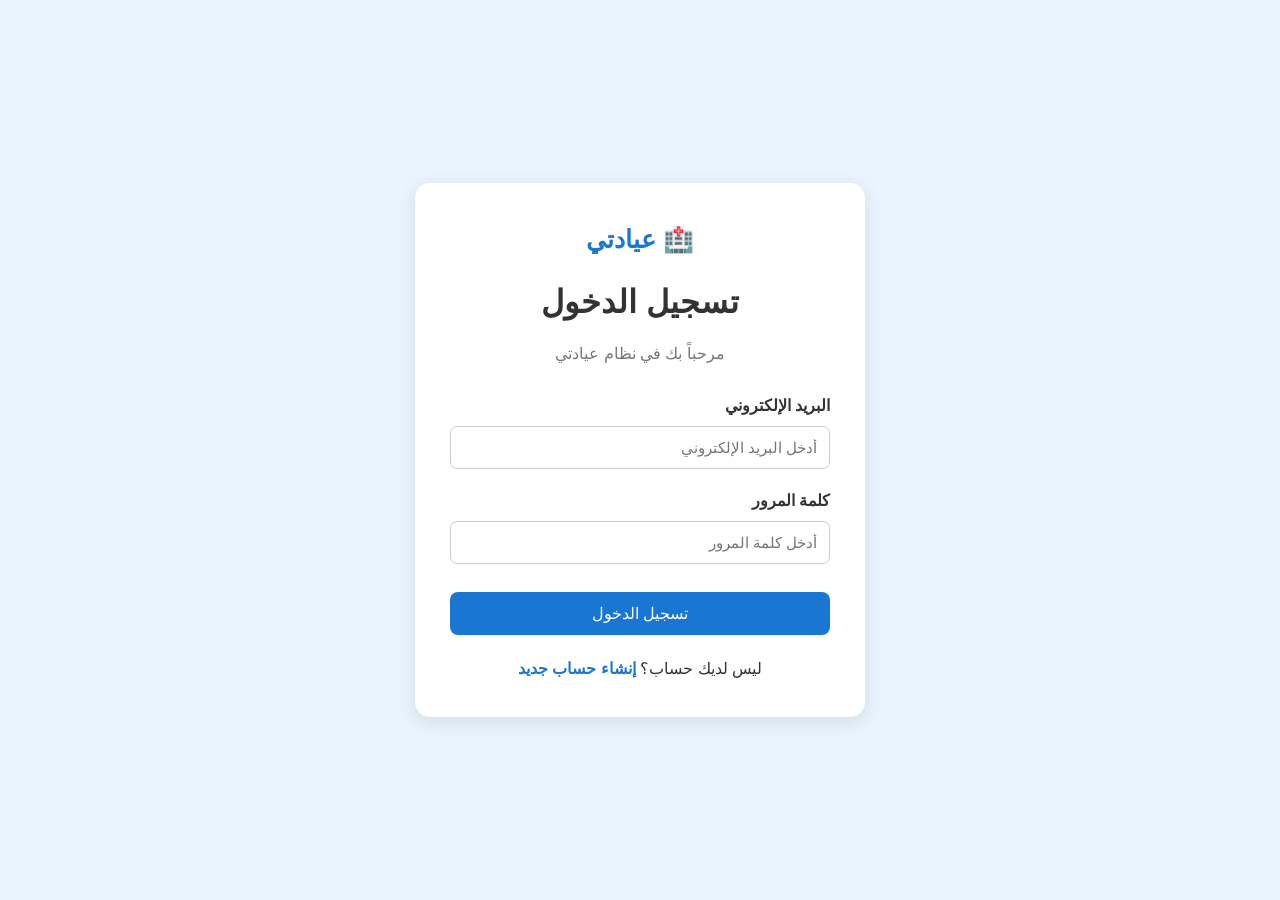
<file: index.html>
<!DOCTYPE html>
<html lang="ar" dir="rtl">

<head>
    <meta charset="UTF-8">
    <meta name="viewport" content="width=device-width, initial-scale=1.0">

    <title>تسجيل الدخول | عيادتي</title>

    <link rel="stylesheet" href="Css/style.css">
</head>

<body class="auth-body">

    <div class="auth-container">

        <div class="auth-card">

            <div class="logo">
                🏥 عيادتي
            </div>

            <h1>تسجيل الدخول</h1>

            <p class="auth-subtitle">
                مرحباً بك في نظام عيادتي
            </p>

            <form id="loginForm">

                <div class="form-group">

                    <label for="loginEmail">
                        البريد الإلكتروني
                    </label>

                    <input
                        type="email"
                        id="loginEmail"
                        name="email"
                        placeholder="أدخل البريد الإلكتروني"
                        required
                    >

                </div>


                <div class="form-group">

                    <label for="loginPassword">
                        كلمة المرور
                    </label>

                    <input
                        type="password"
                        id="loginPassword"
                        name="password"
                        placeholder="أدخل كلمة المرور"
                        required
                    >

                </div>


                <button
                    type="submit"
                    class="btn btn-primary btn-full">
                    تسجيل الدخول
                </button>

            </form>


            <p class="auth-footer">

                ليس لديك حساب؟

                <a href="register.html">
                    إنشاء حساب جديد
                </a>

            </p>

        </div>

    </div>


    <script src="js/script.js"></script>

</body>

</html>
</file>
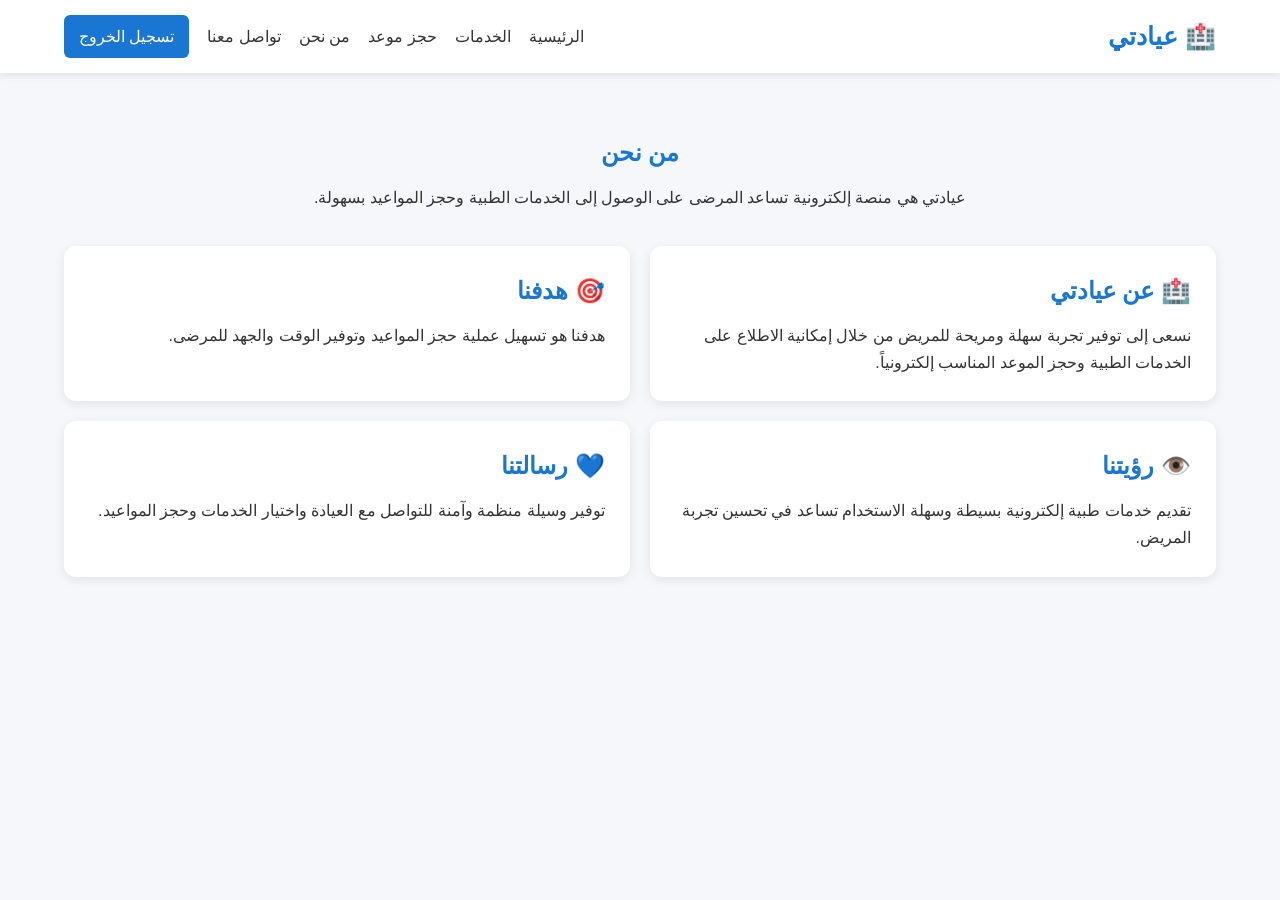
<file: about.html>
<!DOCTYPE html>
<html lang="ar" dir="rtl">

<head>
    <meta charset="UTF-8">
    <meta name="viewport" content="width=device-width, initial-scale=1.0">

    <title>من نحن | عيادتي</title>

    <link rel="stylesheet" href="Css/style.css">
</head>

<body>

    <nav class="navbar">

        <div class="container">

            <a href="home.html" class="logo">
                🏥 عيادتي
            </a>

            <div class="nav-links">

                <a href="home.html">
                    الرئيسية
                </a>

                <a href="services.html">
                    الخدمات
                </a>

                <a href="booking.html">
                    حجز موعد
                </a>

                <a href="about.html">
                    من نحن
                </a>

                <a href="contact.html">
                    تواصل معنا
                </a>

                <a href="index.html" class="btn-login">
                    تسجيل الخروج
                </a>

            </div>

        </div>

    </nav>


    <main>

        <section class="about-section">

            <div class="container">

                <h1>
                    من نحن
                </h1>

                <p>
                    عيادتي هي منصة إلكترونية تساعد المرضى على
                    الوصول إلى الخدمات الطبية وحجز المواعيد بسهولة.
                </p>


                <div class="about-content">


                    <div class="about-card">

                        <h2>
                            🏥 عن عيادتي
                        </h2>

                        <p>
                            نسعى إلى توفير تجربة سهلة ومريحة للمريض
                            من خلال إمكانية الاطلاع على الخدمات الطبية
                            وحجز الموعد المناسب إلكترونياً.
                        </p>

                    </div>


                    <div class="about-card">

                        <h2>
                            🎯 هدفنا
                        </h2>

                        <p>
                            هدفنا هو تسهيل عملية حجز المواعيد
                            وتوفير الوقت والجهد للمرضى.
                        </p>

                    </div>


                    <div class="about-card">

                        <h2>
                            👁️ رؤيتنا
                        </h2>

                        <p>
                            تقديم خدمات طبية إلكترونية بسيطة
                            وسهلة الاستخدام تساعد في تحسين تجربة المريض.
                        </p>

                    </div>


                    <div class="about-card">

                        <h2>
                            💙 رسالتنا
                        </h2>

                        <p>
                            توفير وسيلة منظمة وآمنة للتواصل
                            مع العيادة واختيار الخدمات وحجز المواعيد.
                        </p>

                    </div>


                </div>

            </div>

        </section>

    </main>


    <script src="js/script.js"></script>

</body>

</html>
</file>
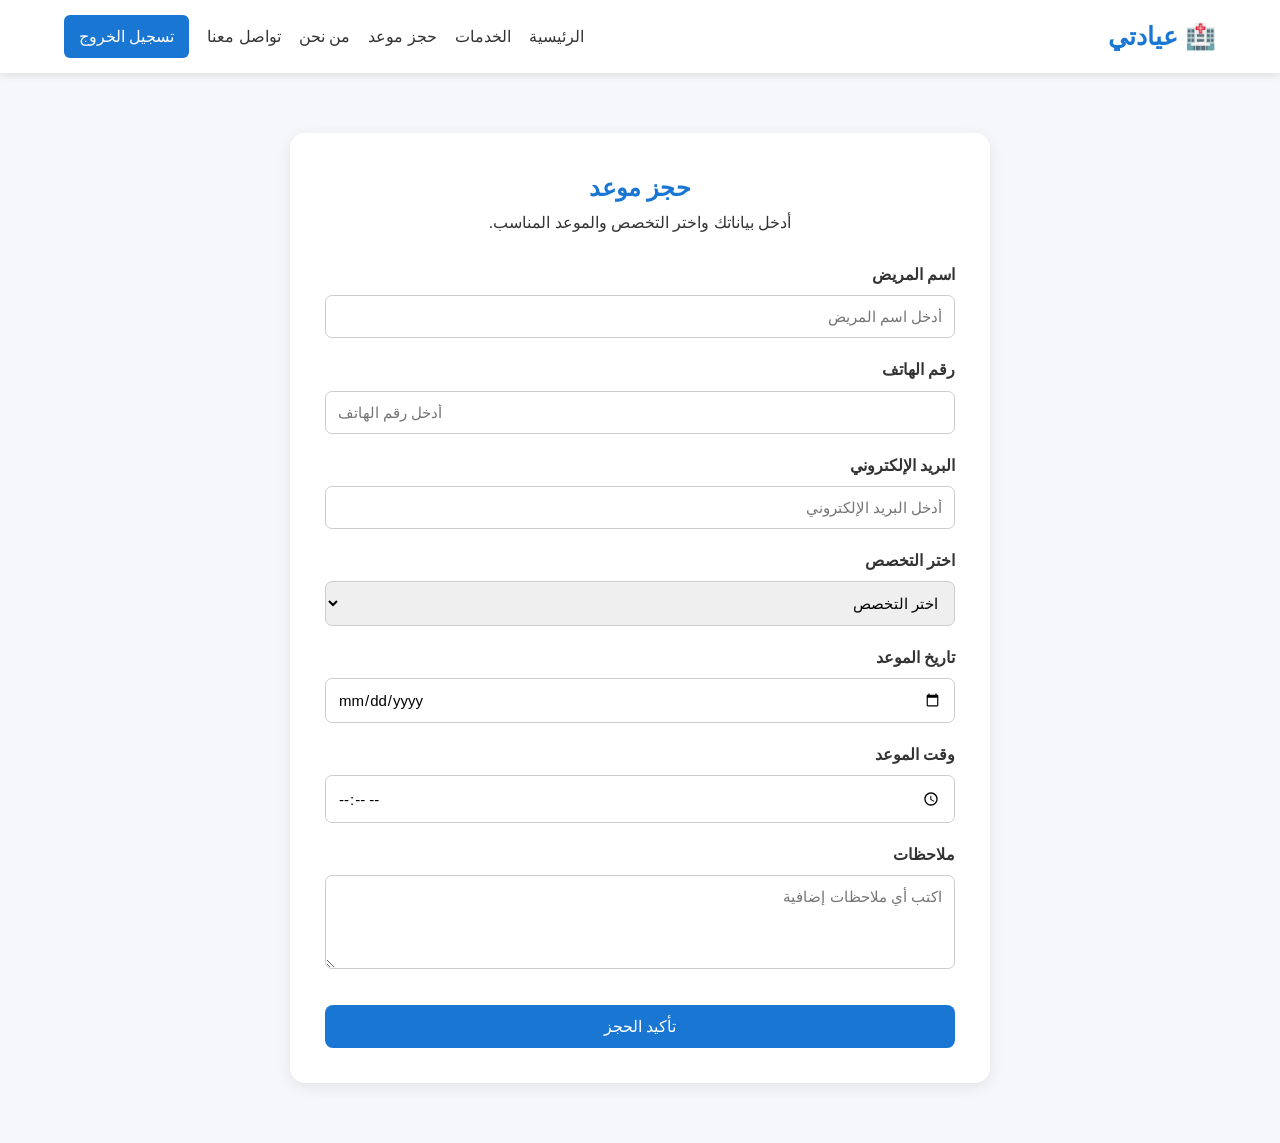
<file: booking.html>
<!DOCTYPE html>
<html lang="ar" dir="rtl">

<head>
    <meta charset="UTF-8">
    <meta name="viewport" content="width=device-width, initial-scale=1.0">

    <title>حجز موعد | عيادتي</title>

    <link rel="stylesheet" href="Css/style.css">
</head>

<body>

    <nav class="navbar">

        <div class="container">

            <a href="home.html" class="logo">
                🏥 عيادتي
            </a>

            <div class="nav-links">

                <a href="home.html">الرئيسية</a>

                <a href="services.html">الخدمات</a>

                <a href="booking.html">حجز موعد</a>

                <a href="about.html">من نحن</a>

                <a href="contact.html">تواصل معنا</a>

                <a href="index.html" class="btn-login">
                    تسجيل الخروج
                </a>

            </div>

        </div>

    </nav>


    <main>

        <section class="booking-section">

            <div class="container">

                <div class="booking-container">

                    <h1>
                        حجز موعد
                    </h1>

                    <p>
                        أدخل بياناتك واختر التخصص والموعد المناسب.
                    </p>


                    <form id="bookingForm">


                        <div class="form-group">

                            <label for="patientName">
                                اسم المريض
                            </label>

                            <input
                                type="text"
                                id="patientName"
                                name="patient_name"
                                placeholder="أدخل اسم المريض"
                                required
                            >

                        </div>


                        <div class="form-group">

                            <label for="phone">
                                رقم الهاتف
                            </label>

                            <input
                                type="tel"
                                id="phone"
                                name="phone"
                                placeholder="أدخل رقم الهاتف"
                                required
                            >

                        </div>


                        <div class="form-group">

                            <label for="email">
                                البريد الإلكتروني
                            </label>

                            <input
                                type="email"
                                id="email"
                                name="email"
                                placeholder="أدخل البريد الإلكتروني"
                                required
                            >

                        </div>


                        <div class="form-group">

                            <label for="department">
                                اختر التخصص
                            </label>

                            <select
                                id="department"
                                name="department"
                                required
                            >

                                <option value="">
                                    اختر التخصص
                                </option>

                                <option value="dentistry">
                                    طب الأسنان
                                </option>

                                <option value="dermatology">
                                    الجلدية
                                </option>

                                <option value="internal">
                                    الباطنية
                                </option>

                                <option value="pediatrics">
                                    طب الأطفال
                                </option>

                                <option value="orthodontics">
                                    تقويم الأسنان
                                </option>

                            </select>

                        </div>


                        <div class="form-group">

                            <label for="appointmentDate">
                                تاريخ الموعد
                            </label>

                            <input
                                type="date"
                                id="appointmentDate"
                                name="appointment_date"
                                required
                            >

                        </div>


                        <div class="form-group">

                            <label for="appointmentTime">
                                وقت الموعد
                            </label>

                            <input
                                type="time"
                                id="appointmentTime"
                                name="appointment_time"
                                required
                            >

                        </div>


                        <div class="form-group">

                            <label for="notes">
                                ملاحظات
                            </label>

                            <textarea
                                id="notes"
                                name="notes"
                                rows="4"
                                placeholder="اكتب أي ملاحظات إضافية"
                            ></textarea>

                        </div>


                        <button
                            type="submit"
                            class="btn btn-primary btn-full">
                            تأكيد الحجز
                        </button>


                    </form>

                </div>

            </div>

        </section>

    </main>


    <script src="js/script.js"></script>

</body>

                              </html>
</file>
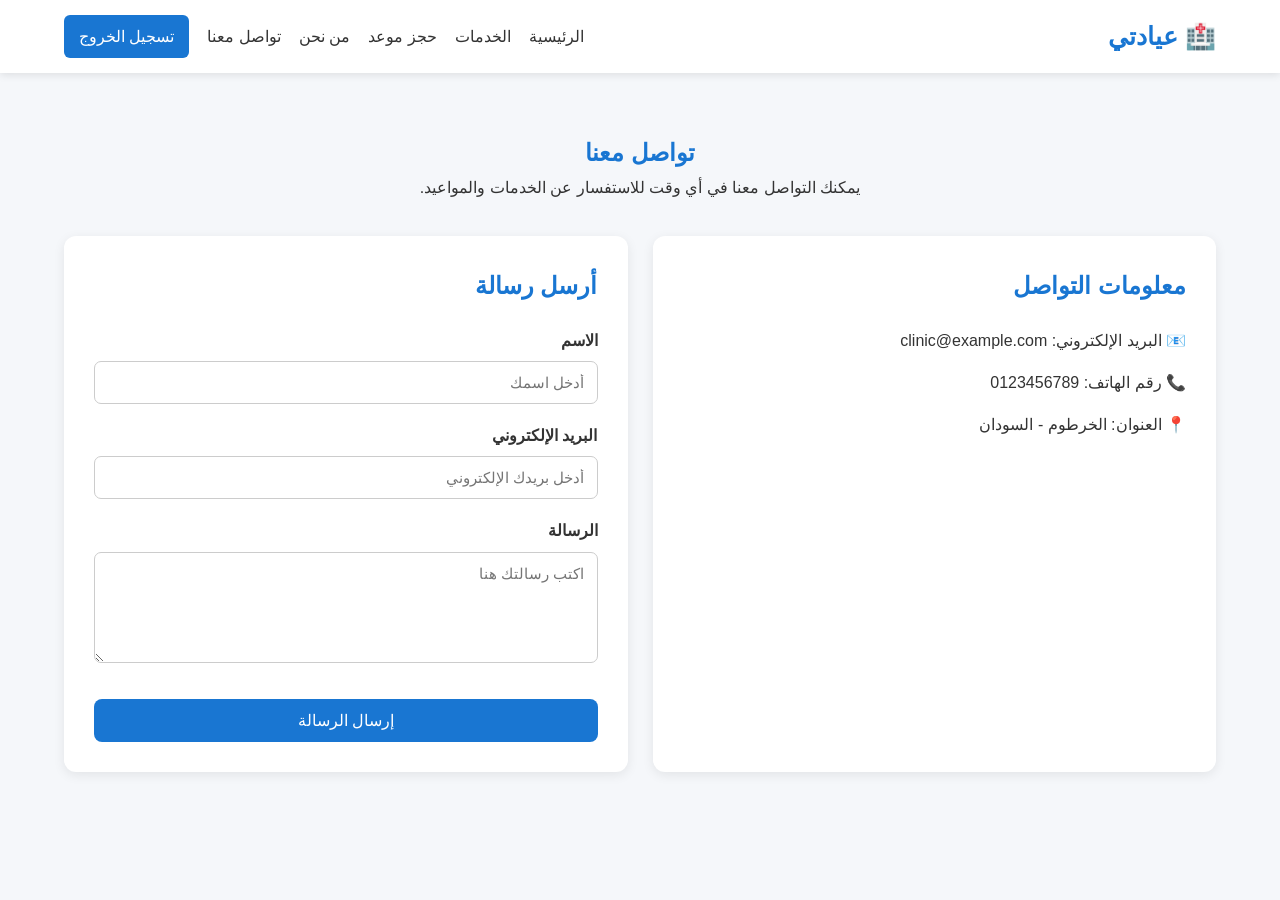
<file: contact.html>
<!DOCTYPE html>
<html lang="ar" dir="rtl">

<head>
    <meta charset="UTF-8">
    <meta name="viewport" content="width=device-width, initial-scale=1.0">

    <title>تواصل معنا | عيادتي</title>

    <link rel="stylesheet" href="Css/style.css">
</head>

<body>

    <nav class="navbar">

        <div class="container">

            <a href="home.html" class="logo">
                🏥 عيادتي
            </a>

            <div class="nav-links">

                <a href="home.html">
                    الرئيسية
                </a>

                <a href="services.html">
                    الخدمات
                </a>

                <a href="booking.html">
                    حجز موعد
                </a>

                <a href="about.html">
                    من نحن
                </a>

                <a href="contact.html">
                    تواصل معنا
                </a>

                <a href="index.html" class="btn-login">
                    تسجيل الخروج
                </a>

            </div>

        </div>

    </nav>


    <main>

        <section class="contact-section">

            <div class="container">

                <h1>
                    تواصل معنا
                </h1>

                <p>
                    يمكنك التواصل معنا في أي وقت للاستفسار
                    عن الخدمات والمواعيد.
                </p>


                <div class="contact-content">


                    <div class="contact-info">

                        <h2>
                            معلومات التواصل
                        </h2>

                        <p>
                            📧 البريد الإلكتروني:
                            clinic@example.com
                        </p>

                        <p>
                            📞 رقم الهاتف:
                            0123456789
                        </p>

                        <p>
                            📍 العنوان:
                            الخرطوم - السودان
                        </p>

                    </div>


                    <div class="contact-form">

                        <h2>
                            أرسل رسالة
                        </h2>


                        <form id="contactForm">


                            <div class="form-group">

                                <label for="contactName">
                                    الاسم
                                </label>

                                <input
                                    type="text"
                                    id="contactName"
                                    name="name"
                                    placeholder="أدخل اسمك"
                                    required
                                >

                            </div>


                            <div class="form-group">

                                <label for="contactEmail">
                                    البريد الإلكتروني
                                </label>

                                <input
                                    type="email"
                                    id="contactEmail"
                                    name="email"
                                    placeholder="أدخل بريدك الإلكتروني"
                                    required
                                >

                            </div>


                            <div class="form-group">

                                <label for="message">
                                    الرسالة
                                </label>

                                <textarea
                                    id="message"
                                    name="message"
                                    rows="5"
                                    placeholder="اكتب رسالتك هنا"
                                    required
                                ></textarea>

                            </div>


                            <button
                                type="submit"
                                class="btn btn-primary btn-full">
                                إرسال الرسالة
                            </button>


                        </form>

                    </div>


                </div>

            </div>

        </section>

    </main>


    <script src="js/script.js"></script>

</body>

</html>
</file>
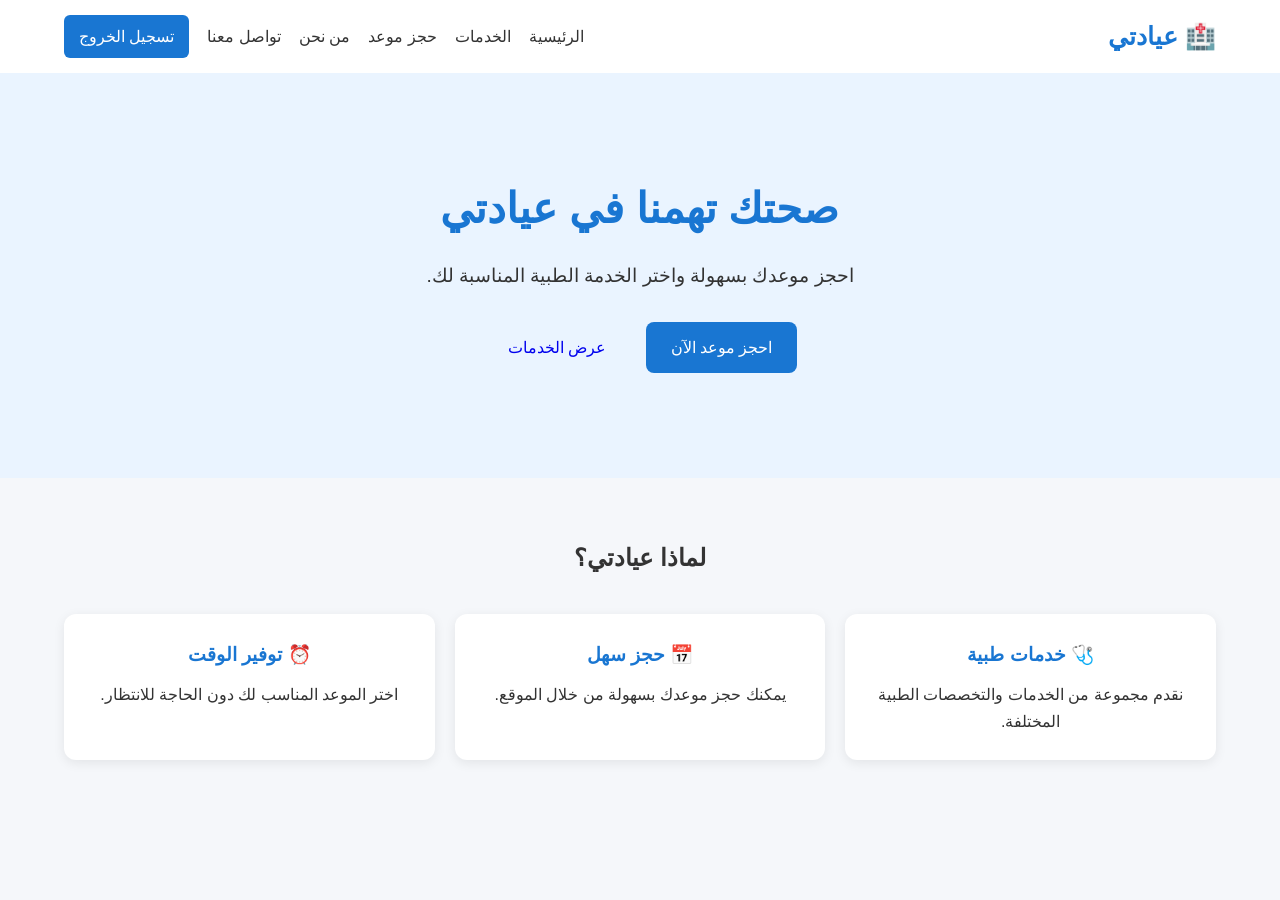
<file: home.html>
<!DOCTYPE html>
<html lang="ar" dir="rtl">

<head>
    <meta charset="UTF-8">
    <meta name="viewport" content="width=device-width, initial-scale=1.0">

    <title>الرئيسية | عيادتي</title>

    <link rel="stylesheet" href="Css/style.css">
</head>

<body>

    <nav class="navbar">

        <div class="container">

            <a href="home.html" class="logo">
                🏥 عيادتي
            </a>

            <div class="nav-links">

                <a href="home.html">
                    الرئيسية
                </a>

                <a href="services.html">
                    الخدمات
                </a>

                <a href="booking.html">
                    حجز موعد
                </a>

                <a href="about.html">
                    من نحن
                </a>

                <a href="contact.html">
                    تواصل معنا
                </a>

                <a href="index.html" class="btn-login">
                    تسجيل الخروج
                </a>

            </div>

        </div>

    </nav>


    <main>

        <section class="hero">

            <div class="container">

                <div class="hero-content">

                    <h1>
                        صحتك تهمنا في عيادتي
                    </h1>

                    <p>
                        احجز موعدك بسهولة واختر الخدمة الطبية المناسبة لك.
                    </p>

                    <a href="booking.html" class="btn btn-primary">
                        احجز موعد الآن
                    </a>

                    <a href="services.html" class="btn">
                        عرض الخدمات
                    </a>

                </div>

            </div>

        </section>


        <section class="features">

            <div class="container">

                <h2>
                    لماذا عيادتي؟
                </h2>

                <div class="features-grid">


                    <div class="feature-card">

                        <h3>
                            🩺 خدمات طبية
                        </h3>

                        <p>
                            نقدم مجموعة من الخدمات والتخصصات الطبية المختلفة.
                        </p>

                    </div>


                    <div class="feature-card">

                        <h3>
                            📅 حجز سهل
                        </h3>

                        <p>
                            يمكنك حجز موعدك بسهولة من خلال الموقع.
                        </p>

                    </div>


                    <div class="feature-card">

                        <h3>
                            ⏰ توفير الوقت
                        </h3>

                        <p>
                            اختر الموعد المناسب لك دون الحاجة للانتظار.
                        </p>

                    </div>


                </div>

            </div>

        </section>

    </main>


    <script src="js/script.js"></script>

</body>

              </html>
</file>
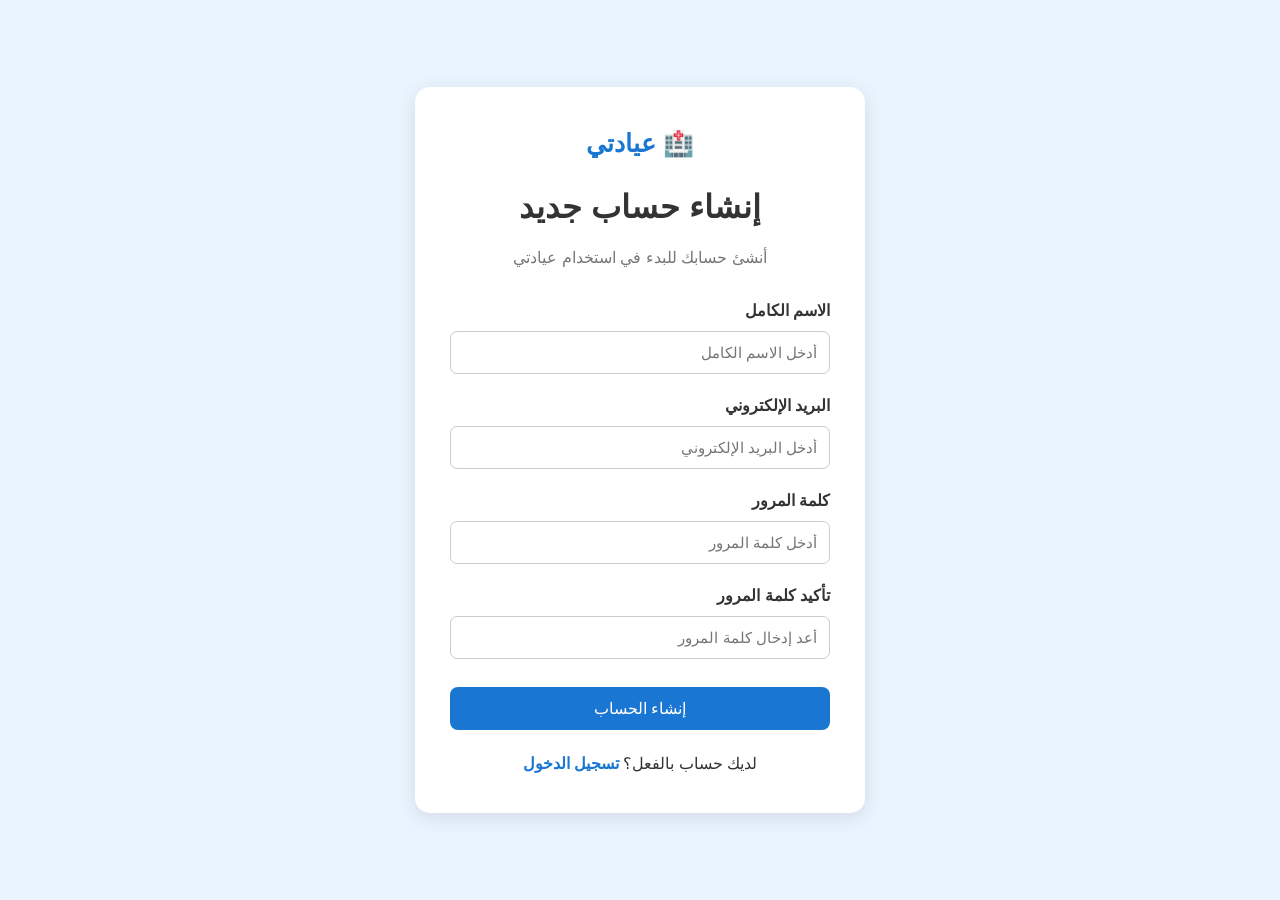
<file: register.html>
<!DOCTYPE html>
<html lang="ar" dir="rtl">

<head>
    <meta charset="UTF-8">
    <meta name="viewport" content="width=device-width, initial-scale=1.0">

    <title>إنشاء حساب | عيادتي</title>

    <link rel="stylesheet" href="Css/style.css">
</head>

<body class="auth-body">

    <div class="auth-container">

        <div class="auth-card">

            <div class="logo">
                🏥 عيادتي
            </div>

            <h1>إنشاء حساب جديد</h1>

            <p class="auth-subtitle">
                أنشئ حسابك للبدء في استخدام عيادتي
            </p>


            <form id="registerForm">

                <div class="form-group">

                    <label for="registerName">
                        الاسم الكامل
                    </label>

                    <input
                        type="text"
                        id="registerName"
                        name="name"
                        placeholder="أدخل الاسم الكامل"
                        required
                    >

                </div>


                <div class="form-group">

                    <label for="registerEmail">
                        البريد الإلكتروني
                    </label>

                    <input
                        type="email"
                        id="registerEmail"
                        name="email"
                        placeholder="أدخل البريد الإلكتروني"
                        required
                    >

                </div>


                <div class="form-group">

                    <label for="registerPassword">
                        كلمة المرور
                    </label>

                    <input
                        type="password"
                        id="registerPassword"
                        name="password"
                        placeholder="أدخل كلمة المرور"
                        required
                    >

                </div>


                <div class="form-group">

                    <label for="confirmPassword">
                        تأكيد كلمة المرور
                    </label>

                    <input
                        type="password"
                        id="confirmPassword"
                        name="confirm_password"
                        placeholder="أعد إدخال كلمة المرور"
                        required
                    >

                </div>


                <button
                    type="submit"
                    class="btn btn-primary btn-full">
                    إنشاء الحساب
                </button>

            </form>


            <p class="auth-footer">

                لديك حساب بالفعل؟

                <a href="index.html">
                    تسجيل الدخول
                </a>

            </p>

        </div>

    </div>


    <script src="js/script.js"></script>

</body>

                  </html>
</file>
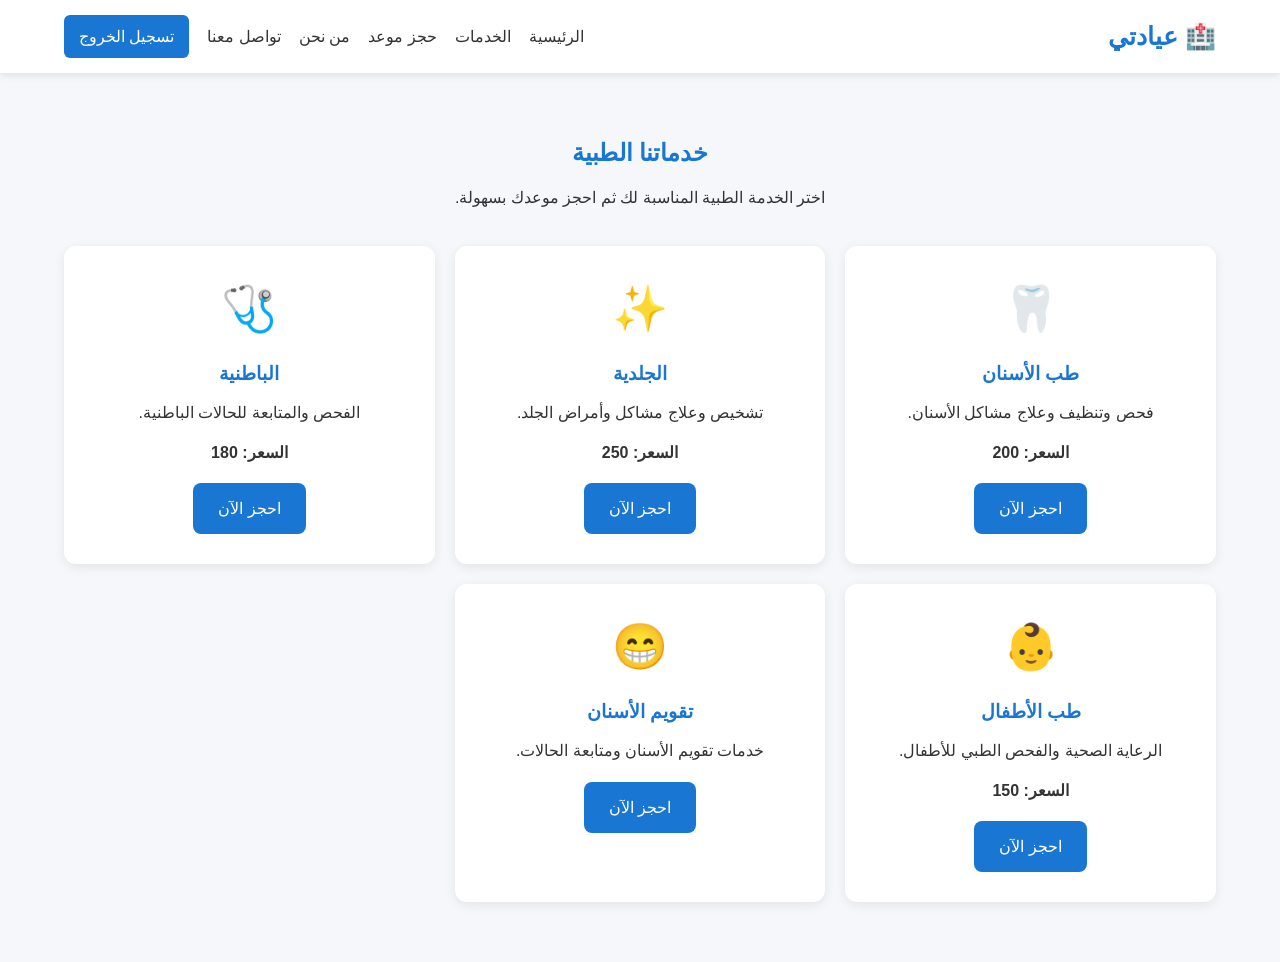
<file: services.html>
<!DOCTYPE html>
<html lang="ar" dir="rtl">

<head>
    <meta charset="UTF-8">
    <meta name="viewport" content="width=device-width, initial-scale=1.0">

    <title>الخدمات | عيادتي</title>

    <link rel="stylesheet" href="Css/style.css">
</head>

<body>

    <nav class="navbar">

        <div class="container">

            <a href="home.html" class="logo">
                🏥 عيادتي
            </a>

            <div class="nav-links">

                <a href="home.html">
                    الرئيسية
                </a>

                <a href="services.html">
                    الخدمات
                </a>

                <a href="booking.html">
                    حجز موعد
                </a>

                <a href="about.html">
                    من نحن
                </a>

                <a href="contact.html">
                    تواصل معنا
                </a>

                <a href="index.html" class="btn-login">
                    تسجيل الخروج
                </a>

            </div>

        </div>

    </nav>


    <main>

        <section class="services-section">

            <div class="container">

                <h1>
                    خدماتنا الطبية
                </h1>

                <p>
                    اختر الخدمة الطبية المناسبة لك ثم احجز موعدك بسهولة.
                </p>


                <div class="services-grid">


                    <div class="service-card">

                        <div class="service-icon">
                            🦷
                        </div>

                        <h3>
                            طب الأسنان
                        </h3>

                        <p>
                            فحص وتنظيف وعلاج مشاكل الأسنان.
                        </p>

                        <p>
                            <strong>
                                السعر: 200
                            </strong>
                        </p>

                        <a href="booking.html" class="btn btn-primary">
                            احجز الآن
                        </a>

                    </div>


                    <div class="service-card">

                        <div class="service-icon">
                            ✨
                        </div>

                        <h3>
                            الجلدية
                        </h3>

                        <p>
                            تشخيص وعلاج مشاكل وأمراض الجلد.
                        </p>

                        <p>
                            <strong>
                                السعر: 250
                            </strong>
                        </p>

                        <a href="booking.html" class="btn btn-primary">
                            احجز الآن
                        </a>

                    </div>


                    <div class="service-card">

                        <div class="service-icon">
                            🩺
                        </div>

                        <h3>
                            الباطنية
                        </h3>

                        <p>
                            الفحص والمتابعة للحالات الباطنية.
                        </p>

                        <p>
                            <strong>
                                السعر: 180
                            </strong>
                        </p>

                        <a href="booking.html" class="btn btn-primary">
                            احجز الآن
                        </a>

                    </div>


                    <div class="service-card">

                        <div class="service-icon">
                            👶
                        </div>

                        <h3>
                            طب الأطفال
                        </h3>

                        <p>
                            الرعاية الصحية والفحص الطبي للأطفال.
                        </p>

                        <p>
                            <strong>
                                السعر: 150
                            </strong>
                        </p>

                        <a href="booking.html" class="btn btn-primary">
                            احجز الآن
                        </a>

                    </div>


                    <div class="service-card">

                        <div class="service-icon">
                            😁
                        </div>

                        <h3>
                            تقويم الأسنان
                        </h3>

                        <p>
                            خدمات تقويم الأسنان ومتابعة الحالات.
                        </p>

                        <a href="booking.html" class="btn btn-primary">
                            احجز الآن
                        </a>

                    </div>


                </div>

            </div>

        </section>

    </main>


    <script src="js/script.js"></script>

</body>

  </html>
</file>
<file: Css/style.css>
/* =========================
   إعدادات عامة
========================= */

* {
    margin: 0;
    padding: 0;
    box-sizing: border-box;
}

body {
    font-family: Arial, sans-serif;
    direction: rtl;
    background-color: #f5f7fa;
    color: #333;
    line-height: 1.7;
}

.container {
    width: 90%;
    max-width: 1200px;
    margin: auto;
}


/* =========================
   الأزرار
========================= */

.btn {
    display: inline-block;
    padding: 12px 25px;
    border: none;
    border-radius: 8px;
    text-decoration: none;
    cursor: pointer;
    font-size: 16px;
    margin: 5px;
}

.btn-primary {
    background-color: #1976d2;
    color: white;
}

.btn-primary:hover {
    background-color: #125ca8;
}

.btn-full {
    width: 100%;
    margin: 10px 0 0;
}


/* =========================
   شريط التنقل Navbar
========================= */

.navbar {
    background-color: white;
    padding: 15px 0;
    box-shadow: 0 2px 8px rgba(0, 0, 0, 0.1);
}

.navbar .container {
    display: flex;
    justify-content: space-between;
    align-items: center;
}

.logo {
    font-size: 25px;
    font-weight: bold;
    color: #1976d2;
    text-decoration: none;
}

.nav-links {
    display: flex;
    align-items: center;
    gap: 18px;
}

.nav-links a {
    color: #333;
    text-decoration: none;
}

.nav-links a:hover {
    color: #1976d2;
}

.nav-links .btn-login {
    background-color: #1976d2;
    color: white;
    padding: 8px 15px;
    border-radius: 6px;
}


/* =========================
   تسجيل الدخول وإنشاء الحساب
========================= */

.auth-body {
    min-height: 100vh;
    display: flex;
    align-items: center;
    justify-content: center;
    background-color: #eaf4ff;
}

.auth-container {
    width: 90%;
    max-width: 450px;
}

.auth-card {
    background-color: white;
    padding: 35px;
    border-radius: 15px;
    box-shadow: 0 5px 20px rgba(0, 0, 0, 0.1);
}

.auth-card .logo {
    display: block;
    text-align: center;
    margin-bottom: 15px;
}

.auth-card h1 {
    text-align: center;
    margin-bottom: 10px;
}

.auth-subtitle {
    text-align: center;
    color: #777;
    margin-bottom: 25px;
}

.auth-footer {
    text-align: center;
    margin-top: 20px;
}

.auth-footer a {
    color: #1976d2;
    text-decoration: none;
    font-weight: bold;
}


/* =========================
   النماذج Forms
========================= */

.form-group {
    margin-bottom: 18px;
}

.form-group label {
    display: block;
    margin-bottom: 7px;
    font-weight: bold;
}

.form-group input,
.form-group select,
.form-group textarea {
    width: 100%;
    padding: 12px;
    border: 1px solid #ccc;
    border-radius: 7px;
    font-size: 15px;
    font-family: inherit;
}

.form-group textarea {
    resize: vertical;
}

.form-group input:focus,
.form-group select:focus,
.form-group textarea:focus {
    outline: none;
    border-color: #1976d2;
}


/* =========================
   الصفحة الرئيسية
========================= */

.hero {
    padding: 100px 0;
    text-align: center;
    background-color: #eaf4ff;
}

.hero-content {
    max-width: 700px;
    margin: auto;
}

.hero h1 {
    font-size: 42px;
    color: #1976d2;
    margin-bottom: 15px;
}

.hero p {
    font-size: 19px;
    margin-bottom: 25px;
}

.features {
    padding: 60px 0;
}

.features h2 {
    text-align: center;
    margin-bottom: 35px;
}

.features-grid {
    display: grid;
    grid-template-columns: repeat(3, 1fr);
    gap: 20px;
}

.feature-card {
    background-color: white;
    padding: 25px;
    border-radius: 12px;
    text-align: center;
    box-shadow: 0 3px 12px rgba(0, 0, 0, 0.08);
}

.feature-card h3 {
    color: #1976d2;
    margin-bottom: 10px;
}


/* =========================
   صفحة الخدمات
========================= */

.services-section {
    padding: 60px 0;
}

.services-section h1,
.services-section > .container > p {
    text-align: center;
}

.services-section h1 {
    color: #1976d2;
    margin-bottom: 10px;
}

.services-section > .container > p {
    margin-bottom: 35px;
}

.services-grid {
    display: grid;
    grid-template-columns: repeat(3, 1fr);
    gap: 20px;
}

.service-card {
    background-color: white;
    padding: 25px;
    border-radius: 12px;
    text-align: center;
    box-shadow: 0 3px 12px rgba(0, 0, 0, 0.08);
}

.service-icon {
    font-size: 45px;
}

.service-card h3 {
    color: #1976d2;
    margin: 10px 0;
}

.service-card p {
    margin-bottom: 12px;
}


/* =========================
   صفحة حجز الموعد
========================= */

.booking-section {
    padding: 60px 0;
}

.booking-container {
    background-color: white;
    max-width: 700px;
    margin: auto;
    padding: 35px;
    border-radius: 15px;
    box-shadow: 0 4px 15px rgba(0, 0, 0, 0.08);
}

.booking-container h1 {
    color: #1976d2;
    text-align: center;
}

.booking-container > p {
    text-align: center;
    margin-bottom: 25px;
}


/* =========================
   صفحة من نحن
========================= */

.about-section {
    padding: 60px 0;
}

.about-section h1 {
    text-align: center;
    color: #1976d2;
    margin-bottom: 10px;
}

.about-section > .container > p {
    max-width: 750px;
    margin: 0 auto 35px;
    text-align: center;
}

.about-content {
    display: grid;
    grid-template-columns: repeat(2, 1fr);
    gap: 20px;
}

.about-card {
    background-color: white;
    padding: 25px;
    border-radius: 12px;
    box-shadow: 0 3px 12px rgba(0, 0, 0, 0.08);
}

.about-card h2 {
    color: #1976d2;
    margin-bottom: 10px;
}


/* =========================
   صفحة تواصل معنا
========================= */

.contact-section {
    padding: 60px 0;
}

.contact-section h1 {
    text-align: center;
    color: #1976d2;
}

.contact-section > .container > p {
    text-align: center;
    margin-bottom: 35px;
}

.contact-content {
    display: grid;
    grid-template-columns: 1fr 1fr;
    gap: 25px;
}

.contact-info,
.contact-form {
    background-color: white;
    padding: 30px;
    border-radius: 12px;
    box-shadow: 0 3px 12px rgba(0, 0, 0, 0.08);
}

.contact-info h2,
.contact-form h2 {
    color: #1976d2;
    margin-bottom: 20px;
}

.contact-info p {
    margin-bottom: 15px;
}


/* =========================
   الموبايل
========================= */

@media (max-width: 768px) {

    .navbar .container {
        flex-direction: column;
        gap: 15px;
    }

    .nav-links {
        flex-wrap: wrap;
        justify-content: center;
        gap: 10px;
    }

    .hero {
        padding: 60px 0;
    }

    .hero h1 {
        font-size: 30px;
    }

    .features-grid,
    .services-grid,
    .about-content,
    .contact-content {
        grid-template-columns: 1fr;
    }

    .auth-card,
    .booking-container {
        padding: 22px;
    }
  }
</file>
